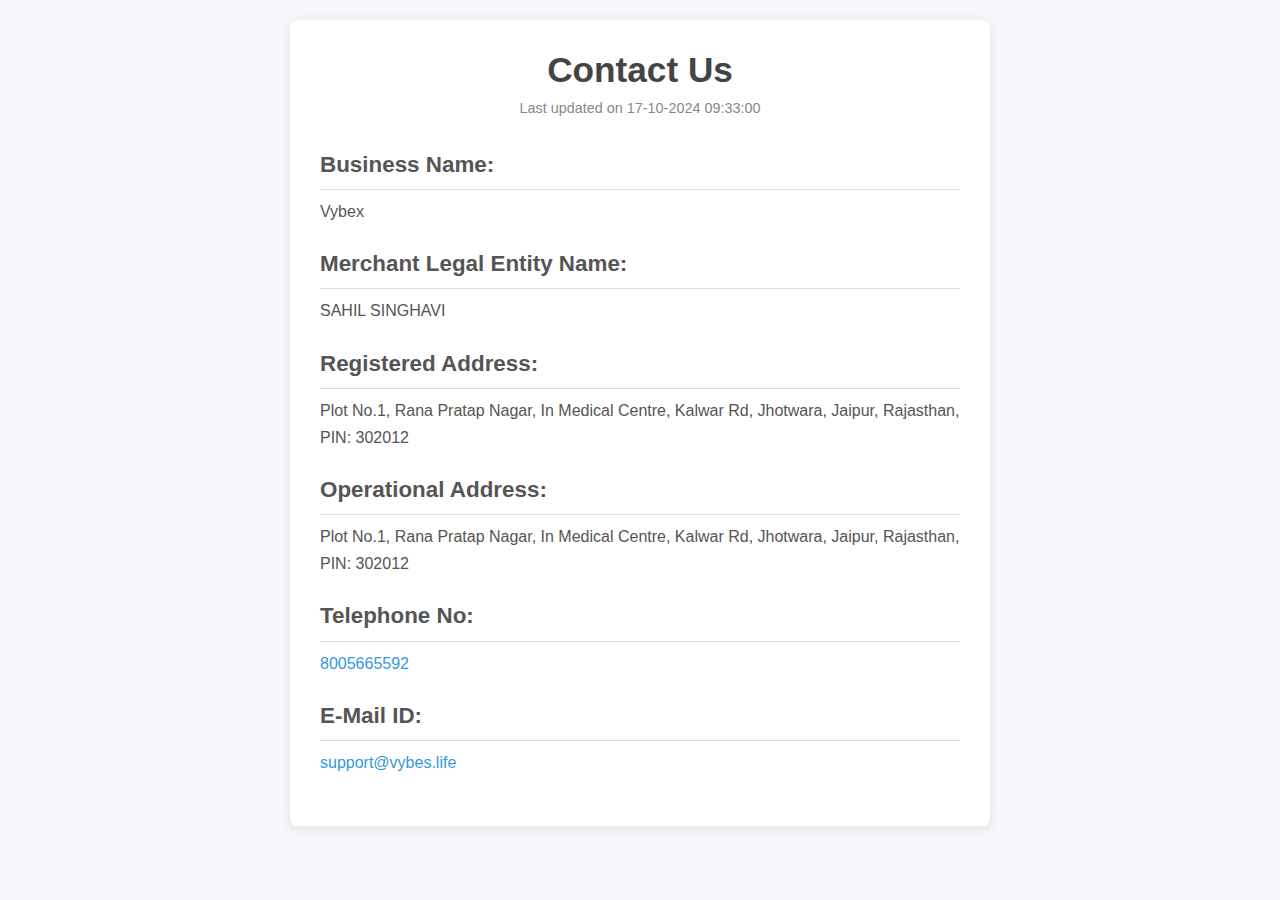
<file: ContactUs.html>
<!DOCTYPE html>
<html lang="en">
<head>
    <meta charset="UTF-8">
    <meta name="viewport" content="width=device-width, initial-scale=1.0">
    <meta http-equiv="X-UA-Compatible" content="ie=edge">
    <title>Contact Us</title>
    <style>
      * {
    margin: 0;
    padding: 0;
    box-sizing: border-box;
}

body {
    font-family: 'Roboto', sans-serif;
    background-color: #f5f7fa;
    color: #333;
    padding: 20px;
}

.contact-container {
    max-width: 700px;
    margin: 0 auto;
    background-color: #ffffff;
    padding: 30px;
    border-radius: 8px;
    box-shadow: 0 2px 12px rgba(0, 0, 0, 0.1);
}

h1 {
    font-size: 2.2rem;
    text-align: center;
    color: #444;
    margin-bottom: 10px;
}

.updated {
    text-align: center;
    font-size: 0.9rem;
    color: #888;
    margin-bottom: 30px;
}

.contact-details {
    font-size: 1rem;
    color: #555;
    line-height: 1.7;
}

h2 {
    font-size: 1.4rem;
    color: #555;
    margin-top: 20px;
    margin-bottom: 8px;
    border-bottom: 1px solid #dedede;
    padding-bottom: 5px;
}

p {
    margin-bottom: 20px;
}

a {
    color: #3498db;
    text-decoration: none;
}

a:hover {
    text-decoration: underline;
}

@media screen and (max-width: 768px) {
    body {
        padding: 10px;
    }

    .contact-container {
        padding: 20px;
    }

    h1 {
        font-size: 1.8rem;
    }

    h2 {
        font-size: 1.2rem;
    }
}
    </style>
</head>
<body>
    <div class="contact-container">
        <h1>Contact Us</h1>
        <p class="updated">Last updated on 17-10-2024 09:33:00</p>

        <div class="contact-details">
            <h2>Business Name:</h2>
            <p>Vybex</p>
            <h2>Merchant Legal Entity Name:</h2>
            <p>SAHIL SINGHAVI</p>

            <h2>Registered Address:</h2>
            <p>Plot No.1, Rana Pratap Nagar, In Medical Centre, Kalwar Rd, Jhotwara, Jaipur, Rajasthan, PIN: 302012</p>

            <h2>Operational Address:</h2>
            <p>Plot No.1, Rana Pratap Nagar, In Medical Centre, Kalwar Rd, Jhotwara, Jaipur, Rajasthan, PIN: 302012</p>

            <h2>Telephone No:</h2>
            <p><a href="tel:+918005665592">8005665592</a></p>

            <h2>E-Mail ID:</h2>
            <p><a href="mailto:support@vybes.life">support@vybes.life</a></p>
        </div>
    </div>
</body>
</html>
</file>
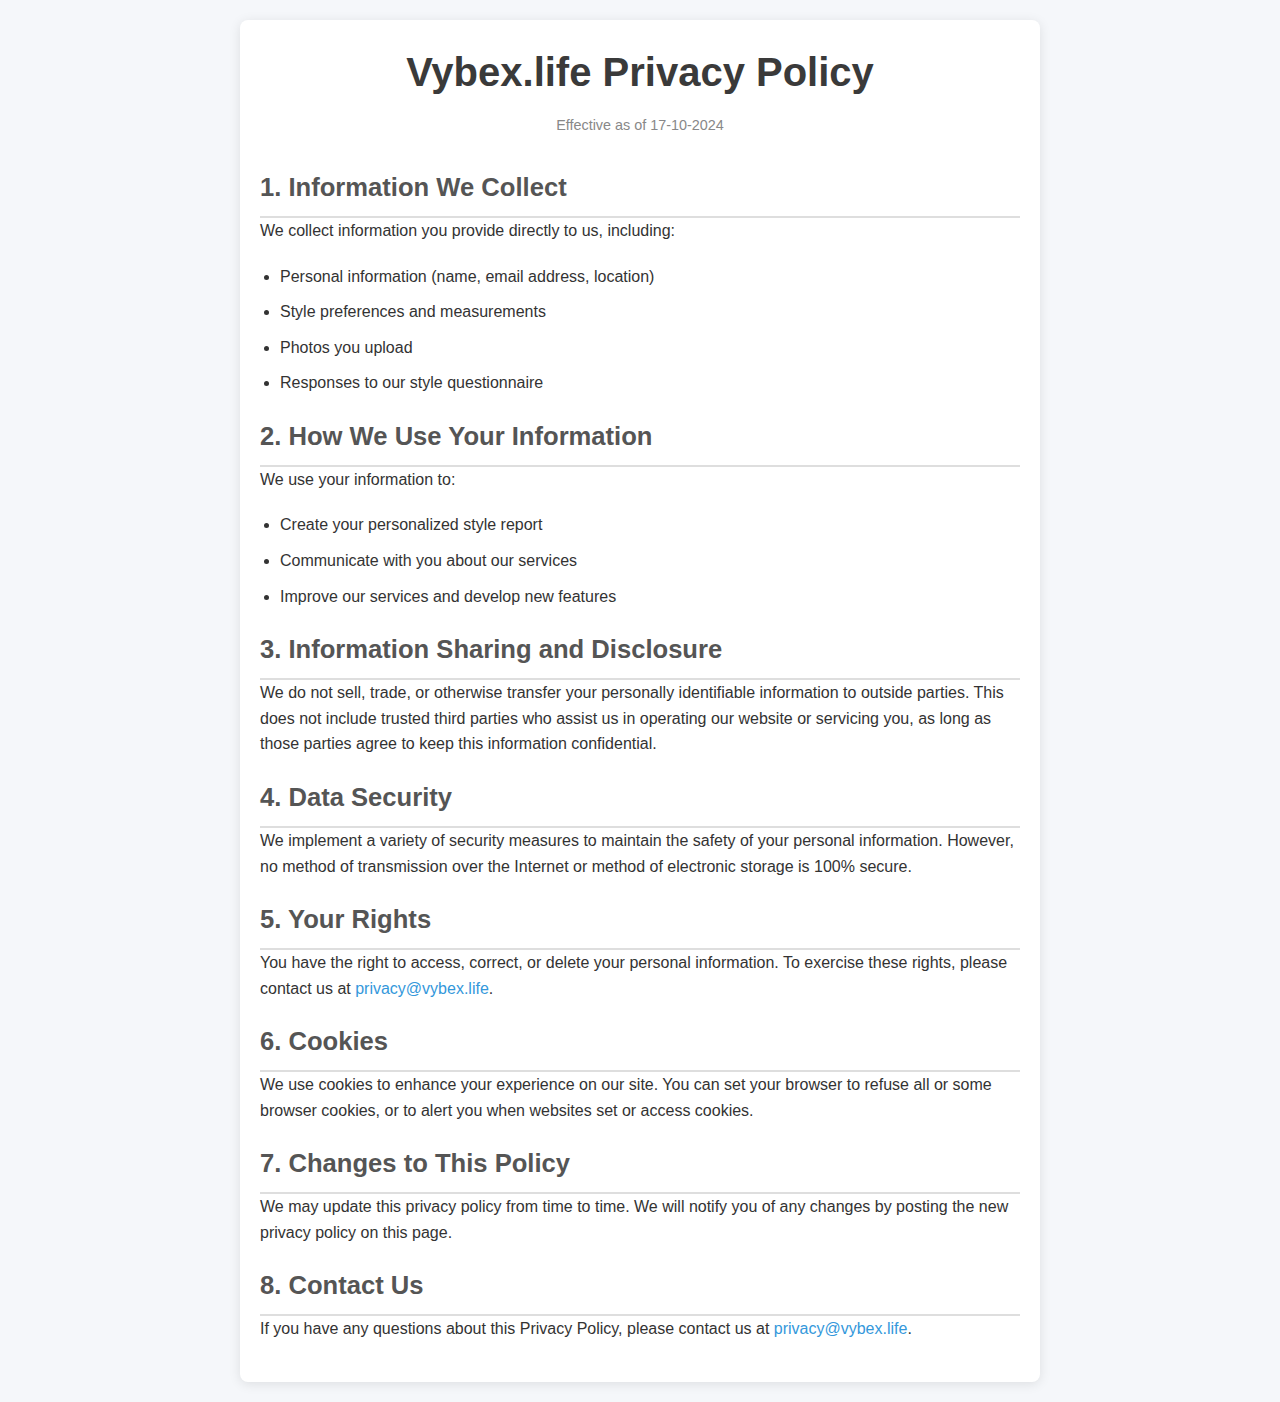
<file: PrivacyPolicy.html>
<!DOCTYPE html>
<html lang="en">
<head>
    <meta charset="UTF-8">
    <meta name="viewport" content="width=device-width, initial-scale=1.0">
    <meta http-equiv="X-UA-Compatible" content="ie=edge">

    <title>Vybex. life Privacy Policy</title>
  <!-- Google tag (gtag.js) -->
  <script async src="https://www.googletagmanager.com/gtag/js?id=G-6WSJJMN18K"></script>
  <script>
    window.dataLayer = window.dataLayer || [];
    function gtag(){dataLayer.push(arguments);}
    gtag('js', new Date());

    gtag('config', 'G-6WSJJMN18K');
  </script>
    <style>
      * {
    margin: 0;
    padding: 0;
    box-sizing: border-box;
}

body {
    font-family: 'Roboto', sans-serif;
    background-color: #f5f7fa;
    color: #333;
    line-height: 1.6;
    padding: 20px;
}

.container {
    max-width: 800px;
    margin: 0 auto;
    padding: 20px;
    background: #fff;
    box-shadow: 0 2px 12px rgba(0, 0, 0, 0.1);
    border-radius: 8px;
}

h1 {
    text-align: center;
    font-size: 2.5rem;
    color: #3a3a3a;
    margin-bottom: 10px;
}

.effective-date {
    text-align: center;
    font-size: 0.9rem;
    color: #888;
    margin-bottom: 30px;
}

h2 {
    font-size: 1.6rem;
    margin-top: 20px;
    color: #555;
    border-bottom: 2px solid #dedede;
    padding-bottom: 8px;
}

p {
    margin-bottom: 20px;
}

ul {
    margin-top: 10px;
    padding-left: 20px;
    list-style: disc;
}

ul li {
    margin-bottom: 10px;
}

a {
    color: #3498db;
    text-decoration: none;
}

a:hover {
    text-decoration: underline;
}

@media screen and (max-width: 768px) {
    body {
        padding: 10px;
    }

    .container {
        padding: 15px;
    }

    h1 {
        font-size: 2rem;
    }

    h2 {
        font-size: 1.4rem;
    }
}

    </style>
</head>
<body>
    <div class="container">
        <h1>Vybex.life Privacy Policy</h1>
        <p class="effective-date">Effective as of 17-10-2024</p>

        <h2>1. Information We Collect</h2>
        <p>We collect information you provide directly to us, including:</p>
        <ul>
            <li>Personal information (name, email address, location)</li>
            <li>Style preferences and measurements</li>
            <li>Photos you upload</li>
            <li>Responses to our style questionnaire</li>
        </ul>

        <h2>2. How We Use Your Information</h2>
        <p>We use your information to:</p>
        <ul>
            <li>Create your personalized style report</li>
            <li>Communicate with you about our services</li>
            <li>Improve our services and develop new features</li>
        </ul>

        <h2>3. Information Sharing and Disclosure</h2>
        <p>We do not sell, trade, or otherwise transfer your personally identifiable information to outside parties. This does not include trusted third parties who assist us in operating our website or servicing you, as long as those parties agree to keep this information confidential.</p>

        <h2>4. Data Security</h2>
        <p>We implement a variety of security measures to maintain the safety of your personal information. However, no method of transmission over the Internet or method of electronic storage is 100% secure.</p>

        <h2>5. Your Rights</h2>
        <p>You have the right to access, correct, or delete your personal information. To exercise these rights, please contact us at <a href="mailto:privacy@vybex.life">privacy@vybex.life</a>.</p>

        <h2>6. Cookies</h2>
        <p>We use cookies to enhance your experience on our site. You can set your browser to refuse all or some browser cookies, or to alert you when websites set or access cookies.</p>

        <h2>7. Changes to This Policy</h2>
        <p>We may update this privacy policy from time to time. We will notify you of any changes by posting the new privacy policy on this page.</p>

        <h2>8. Contact Us</h2>
        <p>If you have any questions about this Privacy Policy, please contact us at <a href="mailto:privacy@vybex.life">privacy@vybex.life</a>.</p>
    </div>
</body>
</html>
</file>
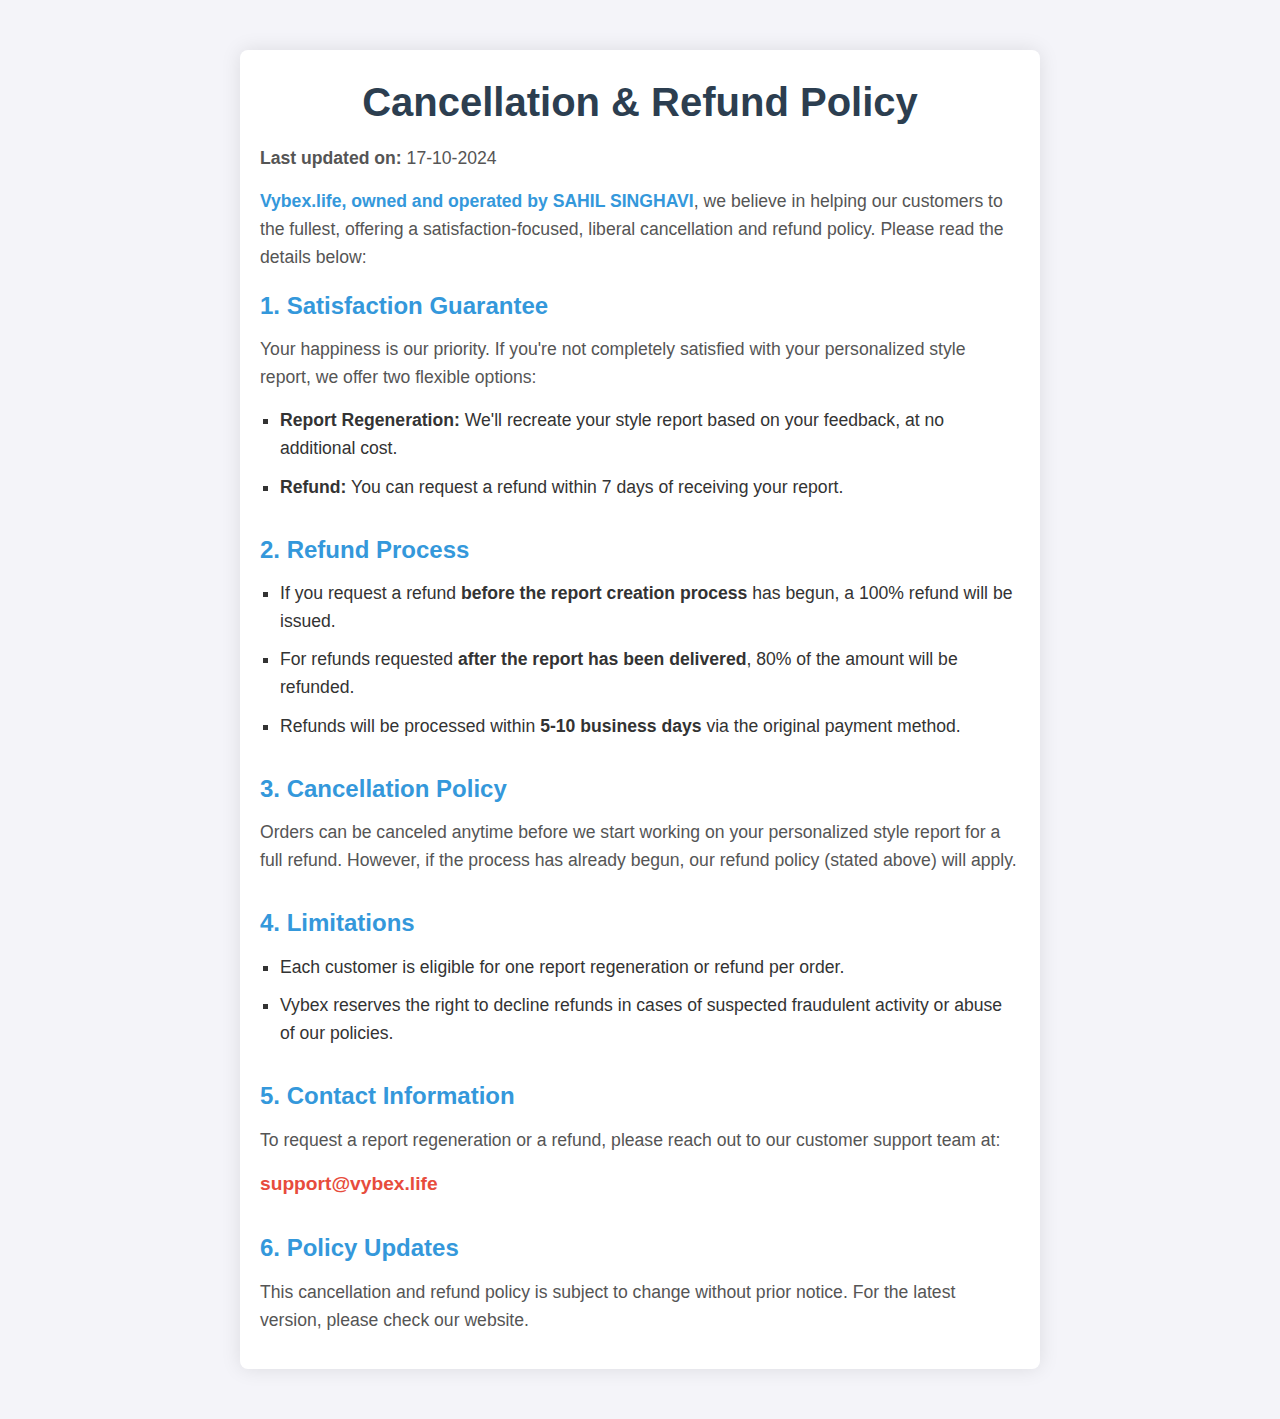
<file: RefundandCancellation.html>
<!DOCTYPE html>
<html lang="en">
<head>
    <meta charset="UTF-8">
    <meta name="viewport" content="width=device-width, initial-scale=1.0">
    <title>Cancellation & Refund Policy | Vybex.life</title>
  <!-- Google tag (gtag.js) -->
  <script async src="https://www.googletagmanager.com/gtag/js?id=G-6WSJJMN18K"></script>
  <script>
    window.dataLayer = window.dataLayer || [];
    function gtag(){dataLayer.push(arguments);}
    gtag('js', new Date());

    gtag('config', 'G-6WSJJMN18K');
  </script>
    <style>* {
    margin: 0;
    padding: 0;
    box-sizing: border-box;
}

body {
    font-family: 'Arial', sans-serif;
    background-color: #f4f4f9;
    color: #333;
    line-height: 1.6;
}

.policy-container {
    max-width: 800px;
    margin: 50px auto;
    padding: 20px;
    background: #ffffff;
    box-shadow: 0 0 20px rgba(0, 0, 0, 0.1);
    border-radius: 8px;
}

h1 {
    text-align: center;
    font-size: 2.5em;
    margin-bottom: 10px;
    color: #2c3e50;
}

p {
    font-size: 1.1em;
    margin-bottom: 15px;
    color: #555;
}

h2 {
    font-size: 1.5em;
    color: #3498db;
    margin-bottom: 10px;
}

ul {
    list-style-type: square;
    margin-left: 20px;
    margin-bottom: 20px;
}

ul li {
    font-size: 1.1em;
    margin-bottom: 10px;
}

.brand {
    font-weight: bold;
    color: #3498db;
}

.contact-info {
    font-size: 1.2em;
    font-weight: bold;
    color: #e74c3c;
}

.section {
    margin-bottom: 30px;
}

.section:last-child {
    margin-bottom: 0;
}

@media (max-width: 768px) {
    .policy-container {
        padding: 15px;
    }

    h1 {
        font-size: 2em;
    }

    h2 {
        font-size: 1.3em;
    }

    p, ul li {
        font-size: 1em;
    }
}
</style>
</head>
<body>
    <div class="policy-container">
        <h1>Cancellation & Refund Policy</h1>
        <p><strong>Last updated on:</strong> 17-10-2024</p>

        <p><span class="brand">Vybex.life</strong>, owned and operated by SAHIL SINGHAVI</span>, we believe in helping our customers to the fullest, offering a satisfaction-focused, liberal cancellation and refund policy. Please read the details below:</p>

        <div class="section">
            <h2>1. Satisfaction Guarantee</h2>
            <p>Your happiness is our priority. If you're not completely satisfied with your personalized style report, we offer two flexible options:</p>
            <ul>
                <li><strong>Report Regeneration:</strong> We'll recreate your style report based on your feedback, at no additional cost.</li>
                <li><strong>Refund:</strong> You can request a refund within 7 days of receiving your report.</li>
            </ul>
        </div>

        <div class="section">
            <h2>2. Refund Process</h2>
            <ul>
                <li>If you request a refund <strong>before the report creation process</strong> has begun, a 100% refund will be issued.</li>
                <li>For refunds requested <strong>after the report has been delivered</strong>, 80% of the amount will be refunded.</li>
                <li>Refunds will be processed within <strong>5-10 business days</strong> via the original payment method.</li>
            </ul>
        </div>

        <div class="section">
            <h2>3. Cancellation Policy</h2>
            <p>Orders can be canceled anytime before we start working on your personalized style report for a full refund. However, if the process has already begun, our refund policy (stated above) will apply.</p>
        </div>

        <div class="section">
            <h2>4. Limitations</h2>
            <ul>
                <li>Each customer is eligible for one report regeneration or refund per order.</li>
                <li>Vybex reserves the right to decline refunds in cases of suspected fraudulent activity or abuse of our policies.</li>
            </ul>
        </div>

        <div class="section">
            <h2>5. Contact Information</h2>
            <p>To request a report regeneration or a refund, please reach out to our customer support team at:</p>
            <p class="contact-info"><strong>support@vybex.life</strong></p>
        </div>

        <div class="section">
            <h2>6. Policy Updates</h2>
            <p>This cancellation and refund policy is subject to change without prior notice. For the latest version, please check our website.</p>
        </div>
    </div>
</body>
</html>
</file>
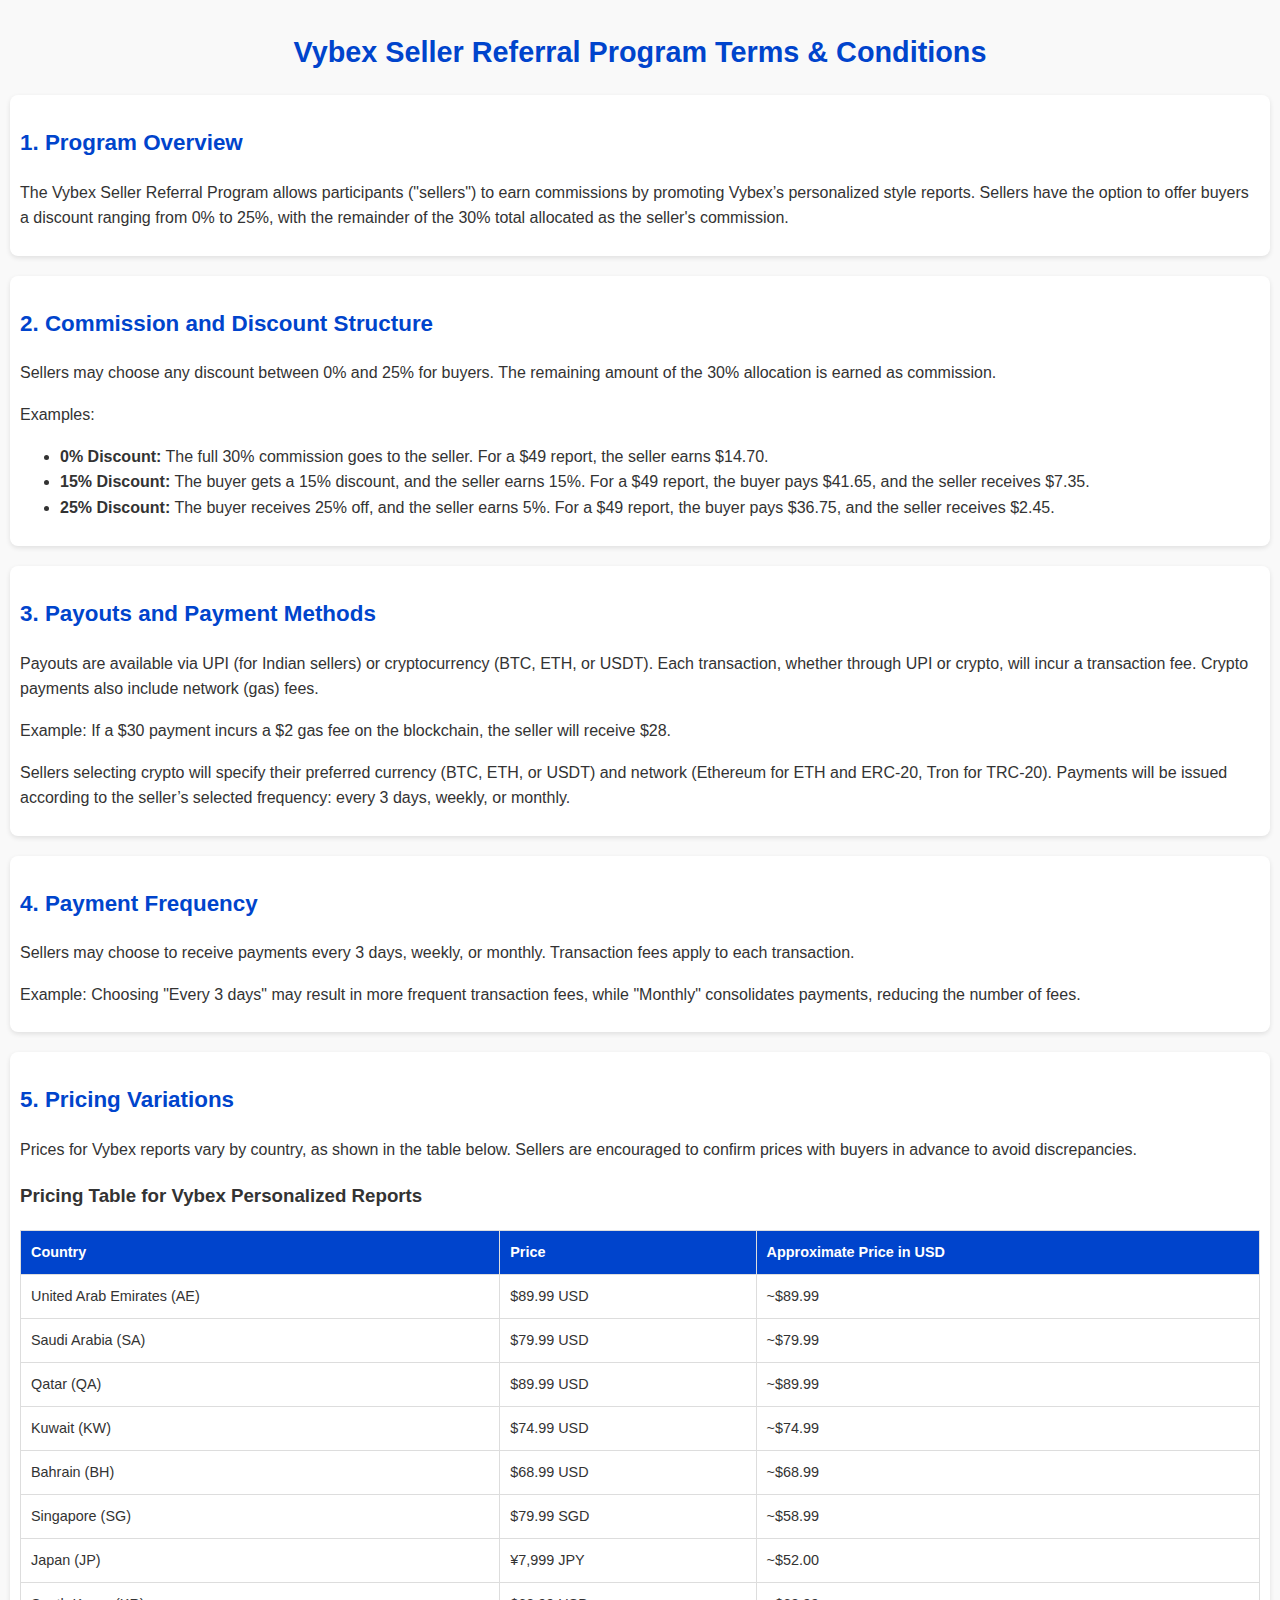
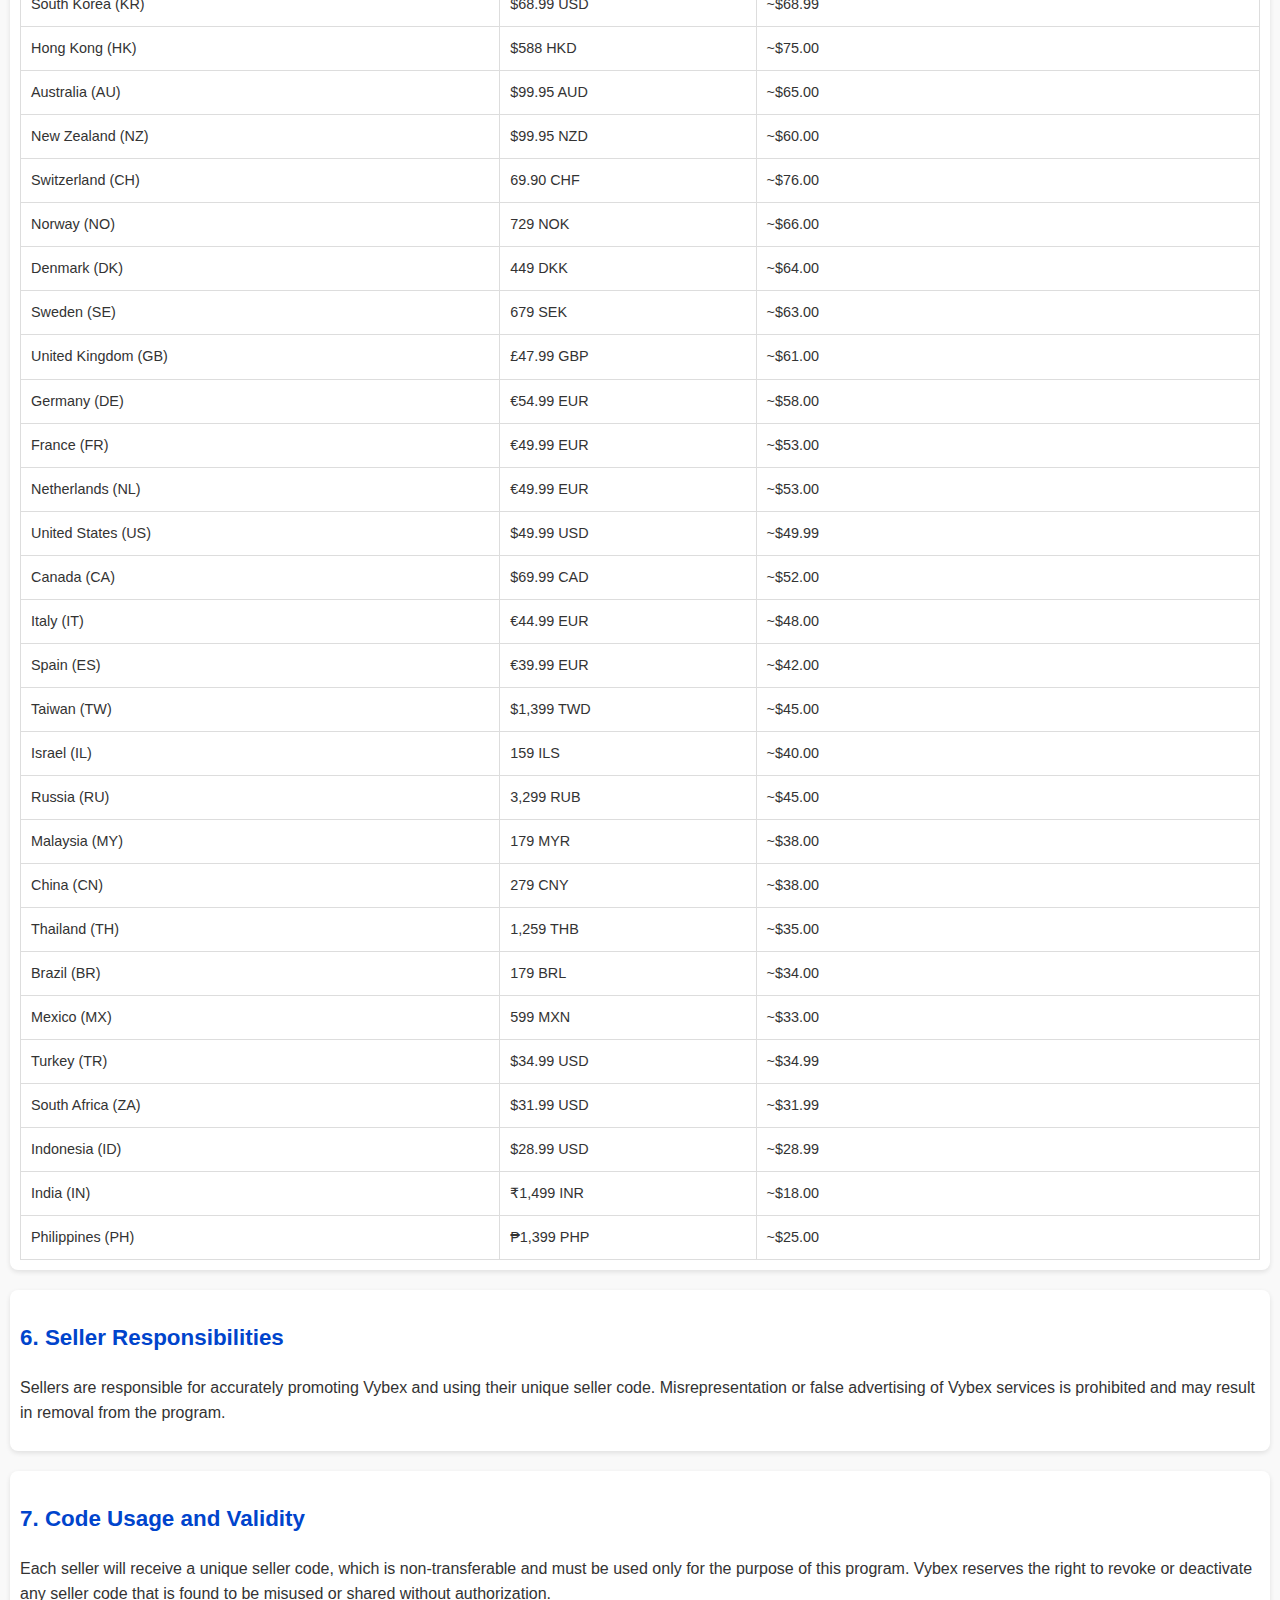
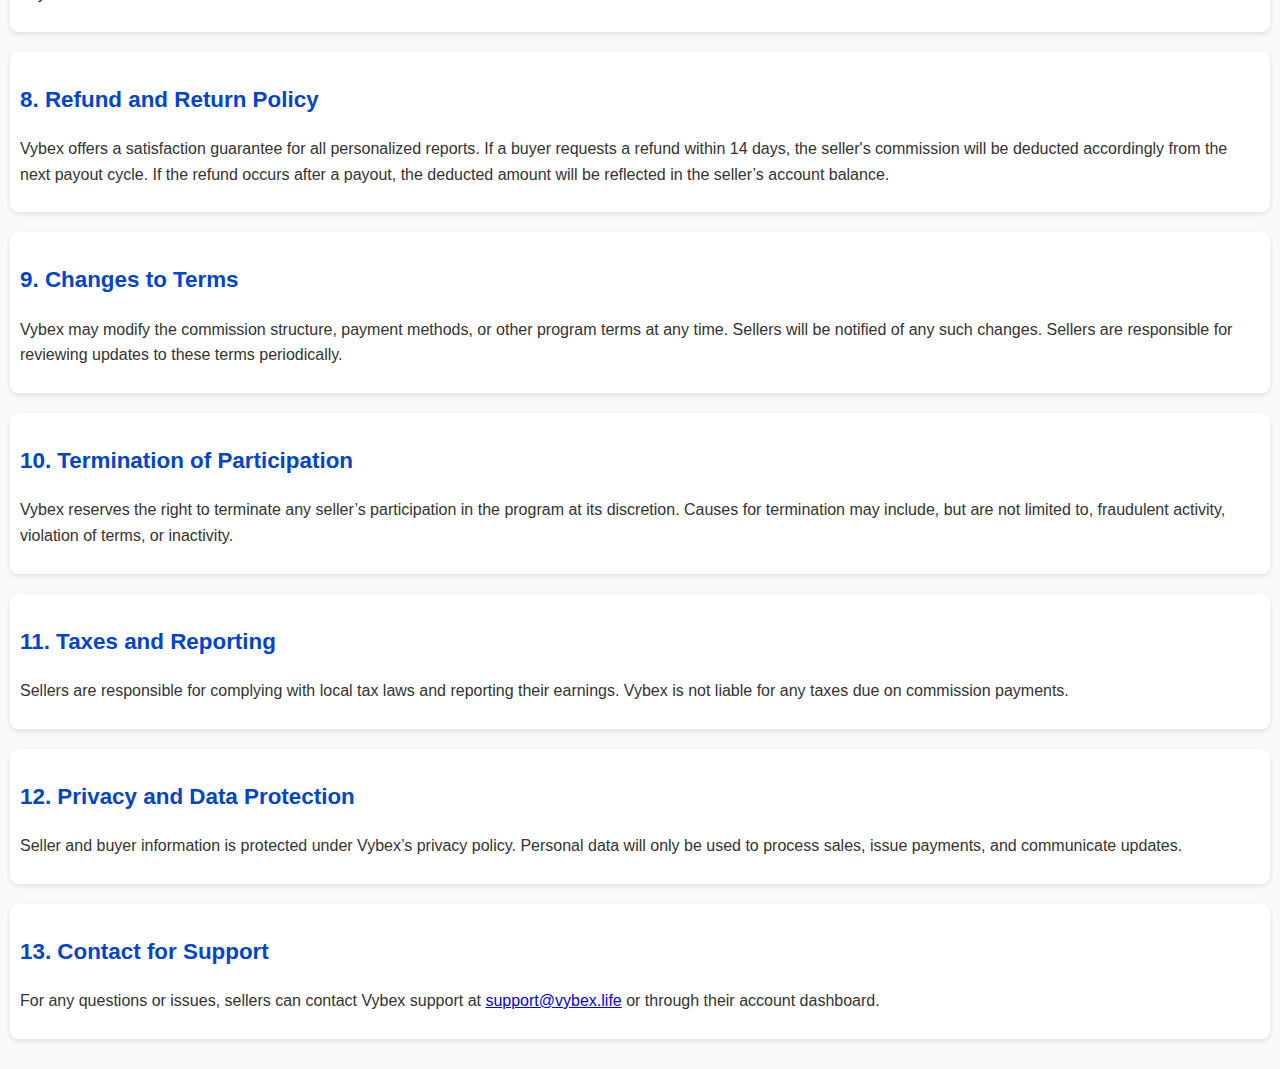
<file: sellerterms.html>
<!DOCTYPE html>
<html lang="en">
<head>
<meta charset="UTF-8">
<meta name="viewport" content="width=device-width, initial-scale=1.0">
<title>Vybex Seller Referral Program Terms & Conditions</title>
  <!-- Google tag (gtag.js) -->
  <script async src="https://www.googletagmanager.com/gtag/js?id=G-6WSJJMN18K"></script>
  <script>
    window.dataLayer = window.dataLayer || [];
    function gtag(){dataLayer.push(arguments);}
    gtag('js', new Date());

    gtag('config', 'G-6WSJJMN18K');
  </script>
<style>
    body {
        font-family: Arial, sans-serif;
        background-color: #f9f9f9;
        color: #333;
        margin: 0;
        padding: 10px;
        line-height: 1.6;
    }
    h1, h2 {
        color: #0044cc;
    }
    h1 {
        font-size: 1.8em;
        text-align: center;
        margin-bottom: 20px;
    }
    h2 {
        font-size: 1.4em;
        margin-top: 20px;
    }
    p {
        margin-bottom: 15px;
    }
    .section {
        margin-bottom: 20px;
        padding: 10px;
        background-color: #ffffff;
        border-radius: 8px;
        box-shadow: 0 2px 5px rgba(0, 0, 0, 0.1);
    }
    .table-container {
        overflow-x: auto;
        margin-top: 20px;
    }
    table {
        width: 100%;
        border-collapse: collapse;
        font-size: 0.9em;
    }
    th, td {
        padding: 10px;
        text-align: left;
        border: 1px solid #ddd;
    }
    th {
        background-color: #0044cc;
        color: #ffffff;
    }
    @media (max-width: 600px) {
        body {
            padding: 5px;
        }
        h1 {
            font-size: 1.5em;
        }
        h2 {
            font-size: 1.2em;
        }
        th, td {
            padding: 8px;
            font-size: 0.8em;
        }
    }
</style>
</head>
<body>

<h1>Vybex Seller Referral Program Terms & Conditions</h1>

<div class="section">
    <h2>1. Program Overview</h2>
    <p>The Vybex Seller Referral Program allows participants ("sellers") to earn commissions by promoting Vybex’s personalized style reports. Sellers have the option to offer buyers a discount ranging from 0% to 25%, with the remainder of the 30% total allocated as the seller's commission.</p>
</div>

<div class="section">
    <h2>2. Commission and Discount Structure</h2>
    <p>Sellers may choose any discount between 0% and 25% for buyers. The remaining amount of the 30% allocation is earned as commission.</p>
    <p>Examples:</p>
    <ul>
        <li><strong>0% Discount:</strong> The full 30% commission goes to the seller. For a $49 report, the seller earns $14.70.</li>
        <li><strong>15% Discount:</strong> The buyer gets a 15% discount, and the seller earns 15%. For a $49 report, the buyer pays $41.65, and the seller receives $7.35.</li>
        <li><strong>25% Discount:</strong> The buyer receives 25% off, and the seller earns 5%. For a $49 report, the buyer pays $36.75, and the seller receives $2.45.</li>
    </ul>
</div>

<div class="section">
    <h2>3. Payouts and Payment Methods</h2>
    <p>Payouts are available via UPI (for Indian sellers) or cryptocurrency (BTC, ETH, or USDT). Each transaction, whether through UPI or crypto, will incur a transaction fee. Crypto payments also include network (gas) fees.</p>
    <p>Example: If a $30 payment incurs a $2 gas fee on the blockchain, the seller will receive $28.</p>
    <p>Sellers selecting crypto will specify their preferred currency (BTC, ETH, or USDT) and network (Ethereum for ETH and ERC-20, Tron for TRC-20). Payments will be issued according to the seller’s selected frequency: every 3 days, weekly, or monthly.</p>
</div>

<div class="section">
    <h2>4. Payment Frequency</h2>
    <p>Sellers may choose to receive payments every 3 days, weekly, or monthly. Transaction fees apply to each transaction.</p>
    <p>Example: Choosing "Every 3 days" may result in more frequent transaction fees, while "Monthly" consolidates payments, reducing the number of fees.</p>
</div>

<div class="section">
    <h2>5. Pricing Variations</h2>
    <p>Prices for Vybex reports vary by country, as shown in the table below. Sellers are encouraged to confirm prices with buyers in advance to avoid discrepancies.</p>

    <h3>Pricing Table for Vybex Personalized Reports</h3>
    <table>
        <thead>
            <tr>
                <th>Country</th>
                <th>Price</th>
                <th>Approximate Price in USD</th>
            </tr>
        </thead>
        <tbody>
            <tr><td>United Arab Emirates (AE)</td><td>$89.99 USD</td><td>~$89.99</td></tr>
<tr><td>Saudi Arabia (SA)</td><td>$79.99 USD</td><td>~$79.99</td></tr>
<tr><td>Qatar (QA)</td><td>$89.99 USD</td><td>~$89.99</td></tr>
<tr><td>Kuwait (KW)</td><td>$74.99 USD</td><td>~$74.99</td></tr>
<tr><td>Bahrain (BH)</td><td>$68.99 USD</td><td>~$68.99</td></tr>
<tr><td>Singapore (SG)</td><td>$79.99 SGD</td><td>~$58.99</td></tr>
<tr><td>Japan (JP)</td><td>¥7,999 JPY</td><td>~$52.00</td></tr>
<tr><td>South Korea (KR)</td><td>$68.99 USD</td><td>~$68.99</td></tr>
<tr><td>Hong Kong (HK)</td><td>$588 HKD</td><td>~$75.00</td></tr>
<tr><td>Australia (AU)</td><td>$99.95 AUD</td><td>~$65.00</td></tr>
<tr><td>New Zealand (NZ)</td><td>$99.95 NZD</td><td>~$60.00</td></tr>
<tr><td>Switzerland (CH)</td><td>69.90 CHF</td><td>~$76.00</td></tr>
<tr><td>Norway (NO)</td><td>729 NOK</td><td>~$66.00</td></tr>
<tr><td>Denmark (DK)</td><td>449 DKK</td><td>~$64.00</td></tr>
<tr><td>Sweden (SE)</td><td>679 SEK</td><td>~$63.00</td></tr>
<tr><td>United Kingdom (GB)</td><td>£47.99 GBP</td><td>~$61.00</td></tr>
<tr><td>Germany (DE)</td><td>€54.99 EUR</td><td>~$58.00</td></tr>
<tr><td>France (FR)</td><td>€49.99 EUR</td><td>~$53.00</td></tr>
<tr><td>Netherlands (NL)</td><td>€49.99 EUR</td><td>~$53.00</td></tr>
<tr><td>United States (US)</td><td>$49.99 USD</td><td>~$49.99</td></tr>
<tr><td>Canada (CA)</td><td>$69.99 CAD</td><td>~$52.00</td></tr>
<tr><td>Italy (IT)</td><td>€44.99 EUR</td><td>~$48.00</td></tr>
<tr><td>Spain (ES)</td><td>€39.99 EUR</td><td>~$42.00</td></tr>
<tr><td>Taiwan (TW)</td><td>$1,399 TWD</td><td>~$45.00</td></tr>
<tr><td>Israel (IL)</td><td>159 ILS</td><td>~$40.00</td></tr>
<tr><td>Russia (RU)</td><td>3,299 RUB</td><td>~$45.00</td></tr>
<tr><td>Malaysia (MY)</td><td>179 MYR</td><td>~$38.00</td></tr>
<tr><td>China (CN)</td><td>279 CNY</td><td>~$38.00</td></tr>
<tr><td>Thailand (TH)</td><td>1,259 THB</td><td>~$35.00</td></tr>
<tr><td>Brazil (BR)</td><td>179 BRL</td><td>~$34.00</td></tr>
<tr><td>Mexico (MX)</td><td>599 MXN</td><td>~$33.00</td></tr>
<tr><td>Turkey (TR)</td><td>$34.99 USD</td><td>~$34.99</td></tr>
<tr><td>South Africa (ZA)</td><td>$31.99 USD</td><td>~$31.99</td></tr>
<tr><td>Indonesia (ID)</td><td>$28.99 USD</td><td>~$28.99</td></tr>
<tr><td>India (IN)</td><td>₹1,499 INR</td><td>~$18.00</td></tr>
<tr><td>Philippines (PH)</td><td>₱1,399 PHP</td><td>~$25.00</td></tr>

            <!-- Continue for other countries as needed -->
        </tbody>
    </table>
</div>

<div class="section">
    <h2>6. Seller Responsibilities</h2>
    <p>Sellers are responsible for accurately promoting Vybex and using their unique seller code. Misrepresentation or false advertising of Vybex services is prohibited and may result in removal from the program.</p>
</div>

<div class="section">
    <h2>7. Code Usage and Validity</h2>
    <p>Each seller will receive a unique seller code, which is non-transferable and must be used only for the purpose of this program. Vybex reserves the right to revoke or deactivate any seller code that is found to be misused or shared without authorization.</p>
</div>

<div class="section">
    <h2>8. Refund and Return Policy</h2>
    <p>Vybex offers a satisfaction guarantee for all personalized reports. If a buyer requests a refund within 14 days, the seller's commission will be deducted accordingly from the next payout cycle. If the refund occurs after a payout, the deducted amount will be reflected in the seller’s account balance.</p>
</div>

<div class="section">
    <h2>9. Changes to Terms</h2>
    <p>Vybex may modify the commission structure, payment methods, or other program terms at any time. Sellers will be notified of any such changes. Sellers are responsible for reviewing updates to these terms periodically.</p>
</div>

<div class="section">
    <h2>10. Termination of Participation</h2>
    <p>Vybex reserves the right to terminate any seller’s participation in the program at its discretion. Causes for termination may include, but are not limited to, fraudulent activity, violation of terms, or inactivity.</p>
</div>

<div class="section">
    <h2>11. Taxes and Reporting</h2>
    <p>Sellers are responsible for complying with local tax laws and reporting their earnings. Vybex is not liable for any taxes due on commission payments.</p>
</div>

<div class="section">
    <h2>12. Privacy and Data Protection</h2>
    <p>Seller and buyer information is protected under Vybex’s privacy policy. Personal data will only be used to process sales, issue payments, and communicate updates.</p>
</div>

<div class="section">
    <h2>13. Contact for Support</h2>
    <p>For any questions or issues, sellers can contact Vybex support at <a href="mailto:support@vybex.life">support@vybex.life</a> or through their account dashboard.</p>
</div>

</body>
</html>
</file>
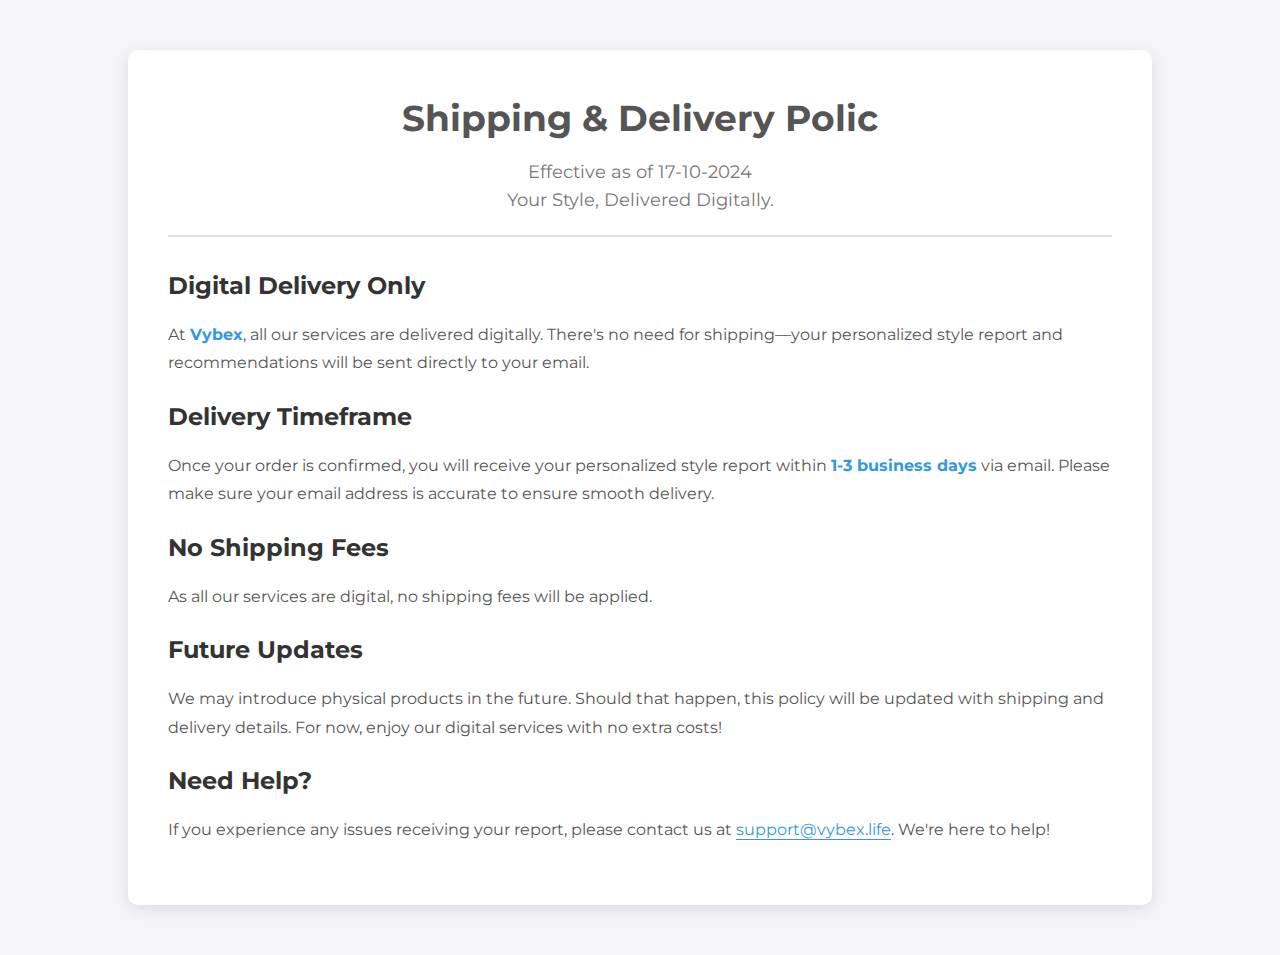
<file: shippinganddelivery.html>
<!DOCTYPE html>
<html lang="en">
<head>
    <meta charset="UTF-8">
    <meta name="viewport" content="width=device-width, initial-scale=1.0">
    <meta http-equiv="X-UA-Compatible" content="ie=edge">
    <title>Shipping & Delivery - Vybex</title>
  <!-- Google tag (gtag.js) -->
  <script async src="https://www.googletagmanager.com/gtag/js?id=G-6WSJJMN18K"></script>
  <script>
    window.dataLayer = window.dataLayer || [];
    function gtag(){dataLayer.push(arguments);}
    gtag('js', new Date());

    gtag('config', 'G-6WSJJMN18K');
  </script>
    <link href="https://fonts.googleapis.com/css2?family=Montserrat:wght@400;600&display=swap" rel="stylesheet">
    <style>
    * {
    margin: 0;
    padding: 0;
    box-sizing: border-box;
}

body {
    font-family: 'Montserrat', sans-serif;
    background-color: #f4f4f9;
    color: #333;
    line-height: 1.6;
}

.container {
    width: 80%;
    margin: 50px auto;
    background: #fff;
    box-shadow: 0 4px 15px rgba(0, 0, 0, 0.1);
    padding: 40px;
    border-radius: 10px;
}

.header {
    text-align: center;
    padding-bottom: 20px;
    border-bottom: 2px solid #e0e0e0;
    margin-bottom: 30px;
}

.header h1 {
    font-size: 36px;
    color: #555;
    margin-bottom: 10px;
}

.header p {
    font-size: 18px;
    color: #777;
}

.content h2 {
    font-size: 24px;
    margin-bottom: 15px;
    color: #333;
}

.content p {
    font-size: 16px;
    margin-bottom: 20px;
    color: #555;
    line-height: 1.8;
}

a {
    color: #3498db;
    text-decoration: none;
    border-bottom: 1px solid #3498db;
    transition: color 0.3s ease;
}

a:hover {
    color: #2980b9;
}

strong {
    color: #3498db;
}

/* Responsive */
@media (max-width: 768px) {
    .container {
        width: 95%;
        padding: 20px;
    }

    .header h1 {
        font-size: 28px;
    }

    .content h2 {
        font-size: 20px;
    }
}

</style>
</head>
<body>

    <div class="container">
        <div class="header">
            <h1>Shipping & Delivery Polic</h1>
            <p class="effective-date">Effective as of 17-10-2024</p>
            <p>Your Style, Delivered Digitally.</p>
        </div>

        
        <section class="content">
            <h2>Digital Delivery Only</h2>
            <p>At <strong>Vybex</strong>, all our services are delivered digitally. There's no need for shipping—your personalized style report and recommendations will be sent directly to your email.</p>
            
            <h2>Delivery Timeframe</h2>
            <p>Once your order is confirmed, you will receive your personalized style report within <strong>1-3 business days</strong> via email. Please make sure your email address is accurate to ensure smooth delivery.</p>

            <h2>No Shipping Fees</h2>
            <p>As all our services are digital, no shipping fees will be applied.</p>

            <h2>Future Updates</h2>
            <p>We may introduce physical products in the future. Should that happen, this policy will be updated with shipping and delivery details. For now, enjoy our digital services with no extra costs!</p>

            <h2>Need Help?</h2>
            <p>If you experience any issues receiving your report, please contact us at <a href="mailto:support@vybex.life">support@vybex.life</a>. We're here to help!</p>
        </section>
    </div>

</body>
</html>
</file>
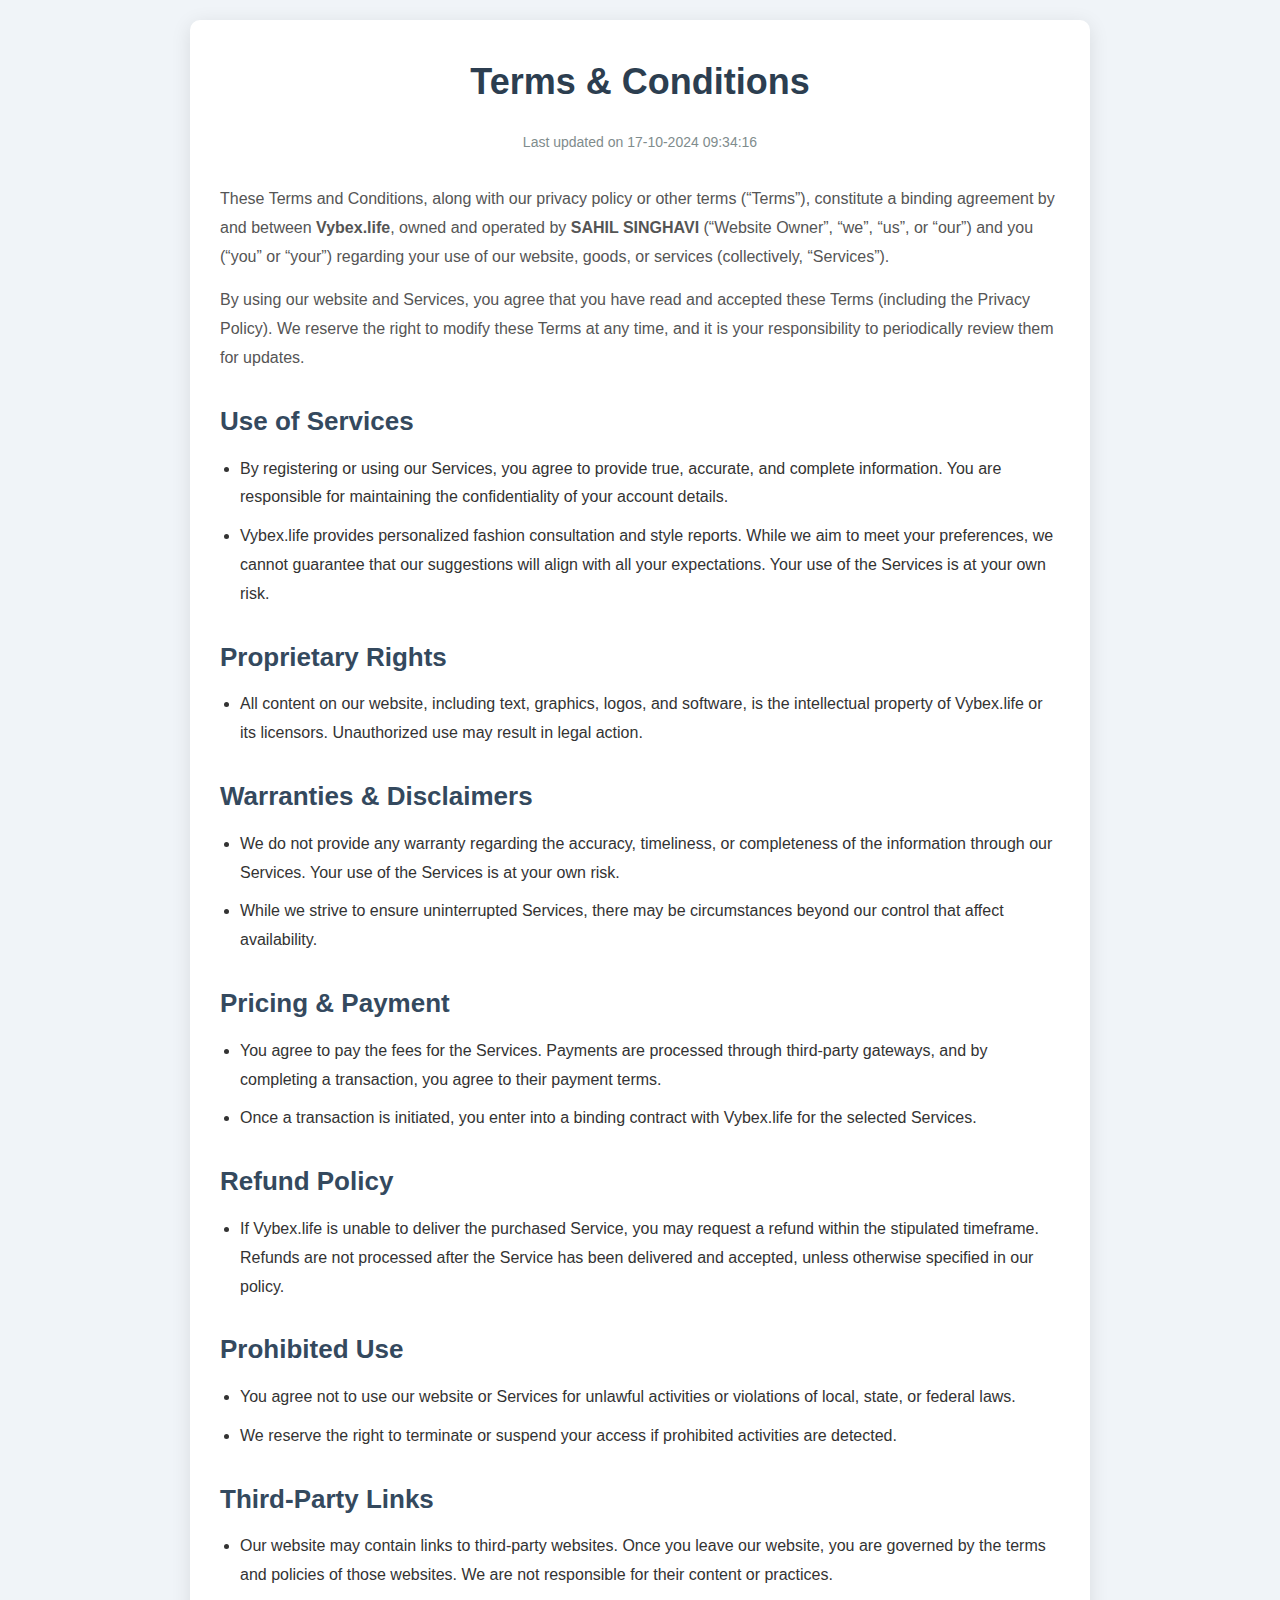
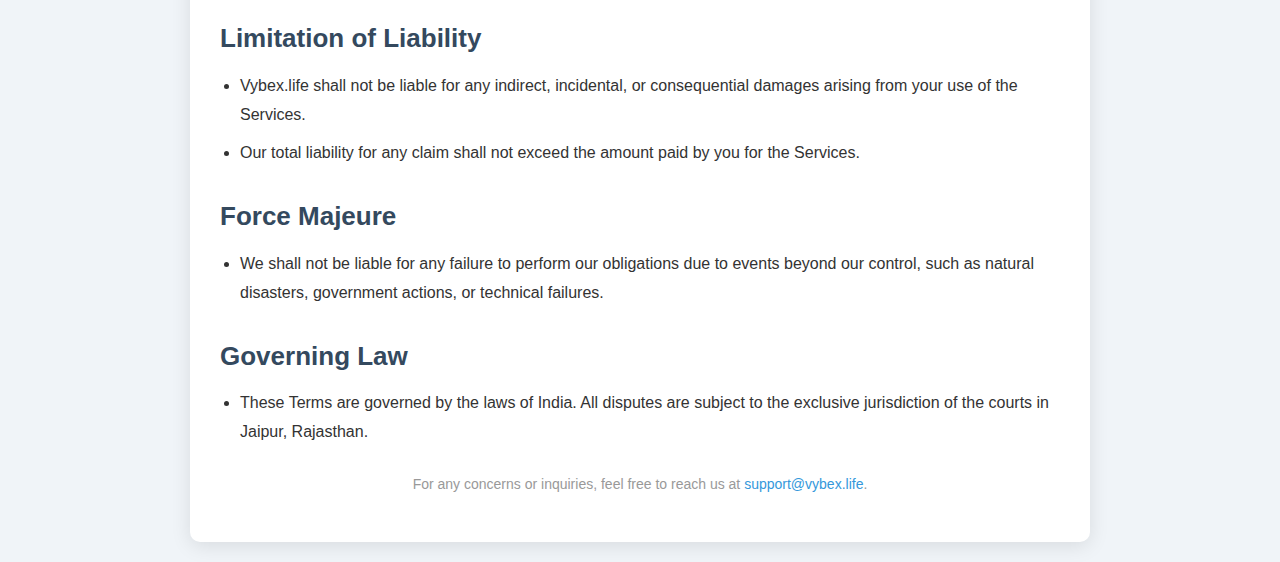
<file: TermsandConditions.html>
<!DOCTYPE html>
<html lang="en">
<head>
    <meta charset="UTF-8">
    <meta name="viewport" content="width=device-width, initial-scale=1.0">
    <meta http-equiv="X-UA-Compatible" content="ie=edge">
    <title>Terms & Conditions</title>
  <!-- Google tag (gtag.js) -->
  <script async src="https://www.googletagmanager.com/gtag/js?id=G-6WSJJMN18K"></script>
  <script>
    window.dataLayer = window.dataLayer || [];
    function gtag(){dataLayer.push(arguments);}
    gtag('js', new Date());

    gtag('config', 'G-6WSJJMN18K');
  </script>
    <style>
        * {
            margin: 0;
            padding: 0;
            box-sizing: border-box;
        }

        body {
            font-family: 'Segoe UI', Tahoma, Geneva, Verdana, sans-serif;
            background-color: #f0f4f8;
            display: flex;
            justify-content: center;
            align-items: center;
            min-height: 100vh;
            padding: 20px;
        }

        .terms-container {
            background-color: #fff;
            max-width: 900px;
            padding: 30px;
            border-radius: 10px;
            box-shadow: 0 4px 20px rgba(0, 0, 0, 0.1);
            line-height: 1.8;
            color: #333;
        }

        h1 {
            font-size: 36px;
            text-align: center;
            margin-bottom: 15px;
            color: #2c3e50;
        }

        .updated {
            text-align: center;
            font-size: 14px;
            color: #7f8c8d;
            margin-bottom: 30px;
        }

        .terms-section {
            margin-bottom: 25px;
        }

        h2 {
            font-size: 26px;
            color: #34495e;
            margin-bottom: 10px;
        }

        ul {
            margin-top: 10px;
            margin-left: 20px;
        }

        ul li {
            margin-bottom: 10px;
        }

        p {
            font-size: 16px;
            color: #555;
            margin-bottom: 15px;
        }

        a {
            color: #3498db;
            text-decoration: none;
        }

        a:hover {
            text-decoration: underline;
        }

        .note {
            font-size: 14px;
            color: #999;
            text-align: center;
            margin-top: 20px;
        }

        /* Add responsive design */
        @media screen and (max-width: 768px) {
            .terms-container {
                padding: 20px;
            }

            h1 {
                font-size: 28px;
            }

            h2 {
                font-size: 22px;
            }
        }
    </style>
</head>
<body>
    <div class="terms-container">
        <h1>Terms & Conditions</h1>
        <p class="updated">Last updated on 17-10-2024 09:34:16</p>

        <section class="terms-section">
            <p>These Terms and Conditions, along with our privacy policy or other terms (“Terms”), constitute a binding agreement by and between <strong>Vybex.life</strong>, owned and operated by <strong>SAHIL SINGHAVI</strong> (“Website Owner”, “we”, “us”, or “our”) and you (“you” or “your”) regarding your use of our website, goods, or services (collectively, “Services”).</p>
            <p>By using our website and Services, you agree that you have read and accepted these Terms (including the Privacy Policy). We reserve the right to modify these Terms at any time, and it is your responsibility to periodically review them for updates.</p>
        </section>

        <section class="terms-section">
            <h2>Use of Services</h2>
            <ul>
                <li>By registering or using our Services, you agree to provide true, accurate, and complete information. You are responsible for maintaining the confidentiality of your account details.</li>
                <li>Vybex.life provides personalized fashion consultation and style reports. While we aim to meet your preferences, we cannot guarantee that our suggestions will align with all your expectations. Your use of the Services is at your own risk.</li>
            </ul>
        </section>

        <section class="terms-section">
            <h2>Proprietary Rights</h2>
            <ul>
                <li>All content on our website, including text, graphics, logos, and software, is the intellectual property of Vybex.life or its licensors. Unauthorized use may result in legal action.</li>
            </ul>
        </section>

        <section class="terms-section">
            <h2>Warranties & Disclaimers</h2>
            <ul>
                <li>We do not provide any warranty regarding the accuracy, timeliness, or completeness of the information through our Services. Your use of the Services is at your own risk.</li>
                <li>While we strive to ensure uninterrupted Services, there may be circumstances beyond our control that affect availability.</li>
            </ul>
        </section>

        <section class="terms-section">
            <h2>Pricing & Payment</h2>
            <ul>
                <li>You agree to pay the fees for the Services. Payments are processed through third-party gateways, and by completing a transaction, you agree to their payment terms.</li>
                <li>Once a transaction is initiated, you enter into a binding contract with Vybex.life for the selected Services.</li>
            </ul>
        </section>

        <section class="terms-section">
            <h2>Refund Policy</h2>
            <ul>
                <li>If Vybex.life is unable to deliver the purchased Service, you may request a refund within the stipulated timeframe. Refunds are not processed after the Service has been delivered and accepted, unless otherwise specified in our policy.</li>
            </ul>
        </section>

        <section class="terms-section">
            <h2>Prohibited Use</h2>
            <ul>
                <li>You agree not to use our website or Services for unlawful activities or violations of local, state, or federal laws.</li>
                <li>We reserve the right to terminate or suspend your access if prohibited activities are detected.</li>
            </ul>
        </section>

        <section class="terms-section">
            <h2>Third-Party Links</h2>
            <ul>
                <li>Our website may contain links to third-party websites. Once you leave our website, you are governed by the terms and policies of those websites. We are not responsible for their content or practices.</li>
            </ul>
        </section>

        <section class="terms-section">
            <h2>Limitation of Liability</h2>
            <ul>
                <li>Vybex.life shall not be liable for any indirect, incidental, or consequential damages arising from your use of the Services.</li>
                <li>Our total liability for any claim shall not exceed the amount paid by you for the Services.</li>
            </ul>
        </section>

        <section class="terms-section">
            <h2>Force Majeure</h2>
            <ul>
                <li>We shall not be liable for any failure to perform our obligations due to events beyond our control, such as natural disasters, government actions, or technical failures.</li>
            </ul>
        </section>

        <section class="terms-section">
            <h2>Governing Law</h2>
            <ul>
                <li>These Terms are governed by the laws of India. All disputes are subject to the exclusive jurisdiction of the courts in Jaipur, Rajasthan.</li>
            </ul>
        </section>

        <p class="note">For any concerns or inquiries, feel free to reach us at <a href="mailto:support@vybex.life">support@vybex.life</a>.</p>
    </div>
</body>
</html>
</file>
